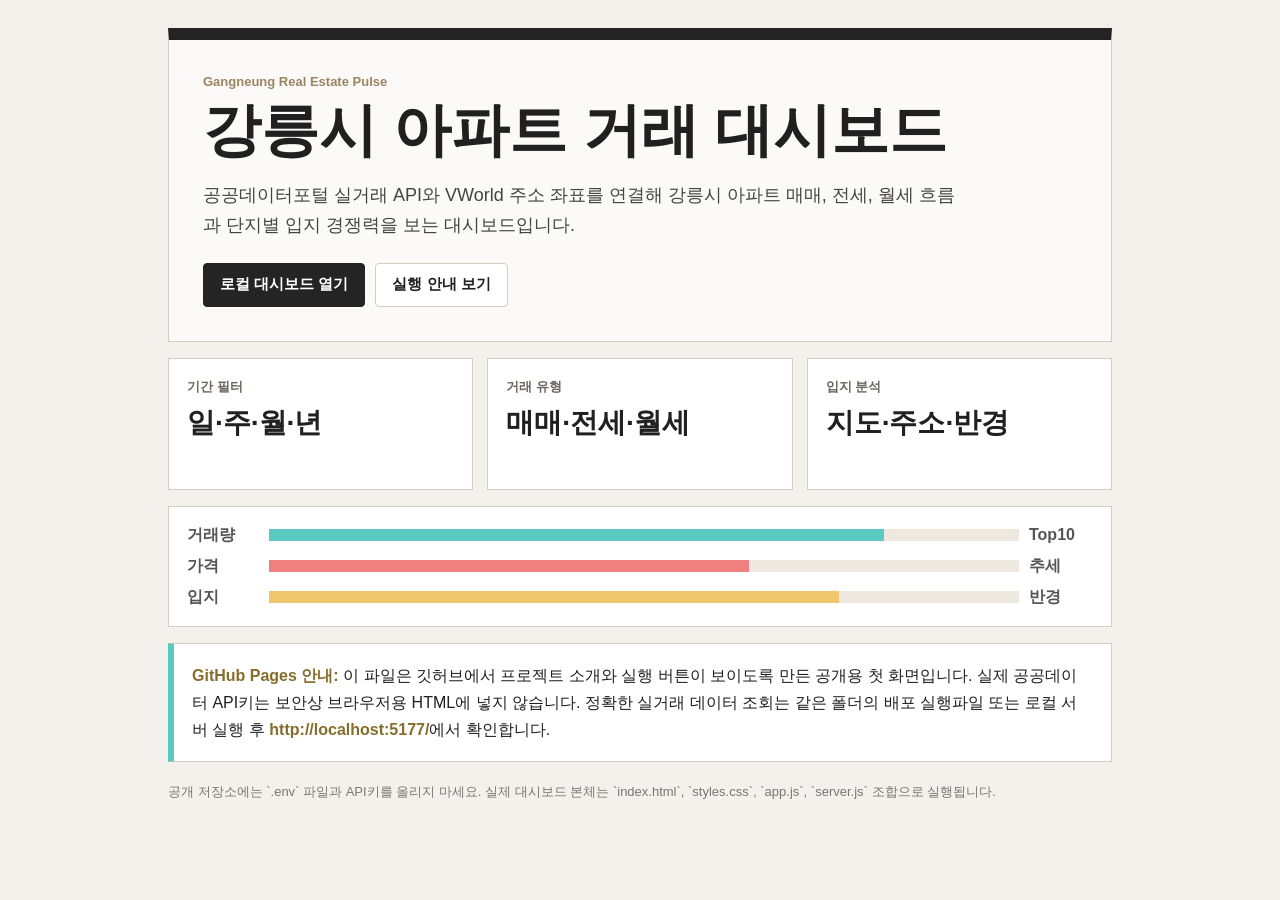
<file: github-index.html>
<!doctype html>
<html lang="ko">
  <head>
    <meta charset="UTF-8" />
    <meta name="viewport" content="width=device-width, initial-scale=1.0" />
    <title>강릉시 아파트 거래 대시보드</title>
    <style>
      :root {
        --ink: #202020;
        --muted: #6b665f;
        --line: #d7cdbf;
        --paper: #fbfaf8;
        --teal: #5bc8c2;
        --rose: #f07f7f;
        --gold: #f1c76d;
      }

      * { box-sizing: border-box; }

      body {
        margin: 0;
        background: #f4f1ec;
        color: var(--ink);
        font-family: "Pretendard", "Segoe UI", "Apple SD Gothic Neo", "Malgun Gothic", sans-serif;
      }

      main {
        max-width: 980px;
        margin: 0 auto;
        padding: 28px 18px 48px;
      }

      .hero {
        padding: 34px;
        border: 1px solid var(--line);
        border-top: 12px solid #242424;
        background: var(--paper);
      }

      .eyebrow {
        margin: 0 0 10px;
        color: #9b8460;
        font-size: 13px;
        font-weight: 900;
      }

      h1 {
        margin: 0;
        font-size: clamp(34px, 6vw, 58px);
        line-height: 1.08;
        letter-spacing: 0;
      }

      .subtitle {
        max-width: 760px;
        margin: 18px 0 0;
        color: #444;
        font-size: 18px;
        line-height: 1.7;
      }

      .grid {
        display: grid;
        grid-template-columns: repeat(3, minmax(0, 1fr));
        gap: 14px;
        margin-top: 16px;
      }

      .card {
        min-height: 132px;
        padding: 18px;
        border: 1px solid var(--line);
        background: #fff;
      }

      .card strong {
        display: block;
        margin-top: 8px;
        font-size: 28px;
      }

      .card span {
        color: var(--muted);
        font-size: 13px;
        font-weight: 900;
      }

      .actions {
        display: flex;
        flex-wrap: wrap;
        gap: 10px;
        margin-top: 22px;
      }

      a, button {
        min-height: 44px;
        display: inline-flex;
        align-items: center;
        justify-content: center;
        padding: 0 16px;
        border: 1px solid #242424;
        border-radius: 4px;
        background: #242424;
        color: #fff;
        text-decoration: none;
        font-size: 15px;
        font-weight: 900;
      }

      a.secondary {
        border-color: var(--line);
        background: #fff;
        color: var(--ink);
      }

      .notice {
        margin-top: 16px;
        padding: 18px;
        border: 1px solid var(--line);
        border-left: 6px solid var(--teal);
        background: #fff;
        line-height: 1.7;
      }

      .notice b { color: #876d2b; }

      .bars {
        display: grid;
        gap: 10px;
        margin-top: 16px;
        padding: 18px;
        border: 1px solid var(--line);
        background: #fff;
      }

      .bar {
        display: grid;
        grid-template-columns: 72px 1fr 64px;
        gap: 10px;
        align-items: center;
        color: #555;
        font-weight: 800;
      }

      .track {
        height: 12px;
        background: #eee8df;
      }

      .fill {
        height: 100%;
        background: var(--teal);
      }

      .bar:nth-child(2) .fill { background: var(--rose); }
      .bar:nth-child(3) .fill { background: var(--gold); }

      footer {
        margin-top: 20px;
        color: #777;
        font-size: 13px;
        line-height: 1.6;
      }

      @media (max-width: 760px) {
        .grid { grid-template-columns: 1fr; }
        .hero { padding: 24px; }
        .bar { grid-template-columns: 56px 1fr 52px; }
      }
    </style>
  </head>
  <body>
    <main>
      <section class="hero">
        <p class="eyebrow">Gangneung Real Estate Pulse</p>
        <h1>강릉시 아파트 거래 대시보드</h1>
        <p class="subtitle">
          공공데이터포털 실거래 API와 VWorld 주소 좌표를 연결해 강릉시 아파트 매매, 전세, 월세 흐름과 단지별 입지 경쟁력을 보는 대시보드입니다.
        </p>
        <div class="actions">
          <a href="http://localhost:5177/">로컬 대시보드 열기</a>
          <a class="secondary" href="./README.md">실행 안내 보기</a>
        </div>
      </section>

      <section class="grid" aria-label="대시보드 주요 기능">
        <article class="card">
          <span>기간 필터</span>
          <strong>일·주·월·년</strong>
        </article>
        <article class="card">
          <span>거래 유형</span>
          <strong>매매·전세·월세</strong>
        </article>
        <article class="card">
          <span>입지 분석</span>
          <strong>지도·주소·반경</strong>
        </article>
      </section>

      <section class="bars" aria-label="예시 분석 축">
        <div class="bar">
          <span>거래량</span>
          <div class="track"><div class="fill" style="width: 82%"></div></div>
          <b>Top10</b>
        </div>
        <div class="bar">
          <span>가격</span>
          <div class="track"><div class="fill" style="width: 64%"></div></div>
          <b>추세</b>
        </div>
        <div class="bar">
          <span>입지</span>
          <div class="track"><div class="fill" style="width: 76%"></div></div>
          <b>반경</b>
        </div>
      </section>

      <section class="notice">
        <b>GitHub Pages 안내:</b>
        이 파일은 깃허브에서 프로젝트 소개와 실행 버튼이 보이도록 만든 공개용 첫 화면입니다.
        실제 공공데이터 API키는 보안상 브라우저용 HTML에 넣지 않습니다.
        정확한 실거래 데이터 조회는 같은 폴더의 배포 실행파일 또는 로컬 서버 실행 후
        <b>http://localhost:5177/</b>에서 확인합니다.
      </section>

      <footer>
        공개 저장소에는 `.env` 파일과 API키를 올리지 마세요. 실제 대시보드 본체는 `index.html`, `styles.css`, `app.js`, `server.js` 조합으로 실행됩니다.
      </footer>
    </main>
  </body>
</html>
</file>
